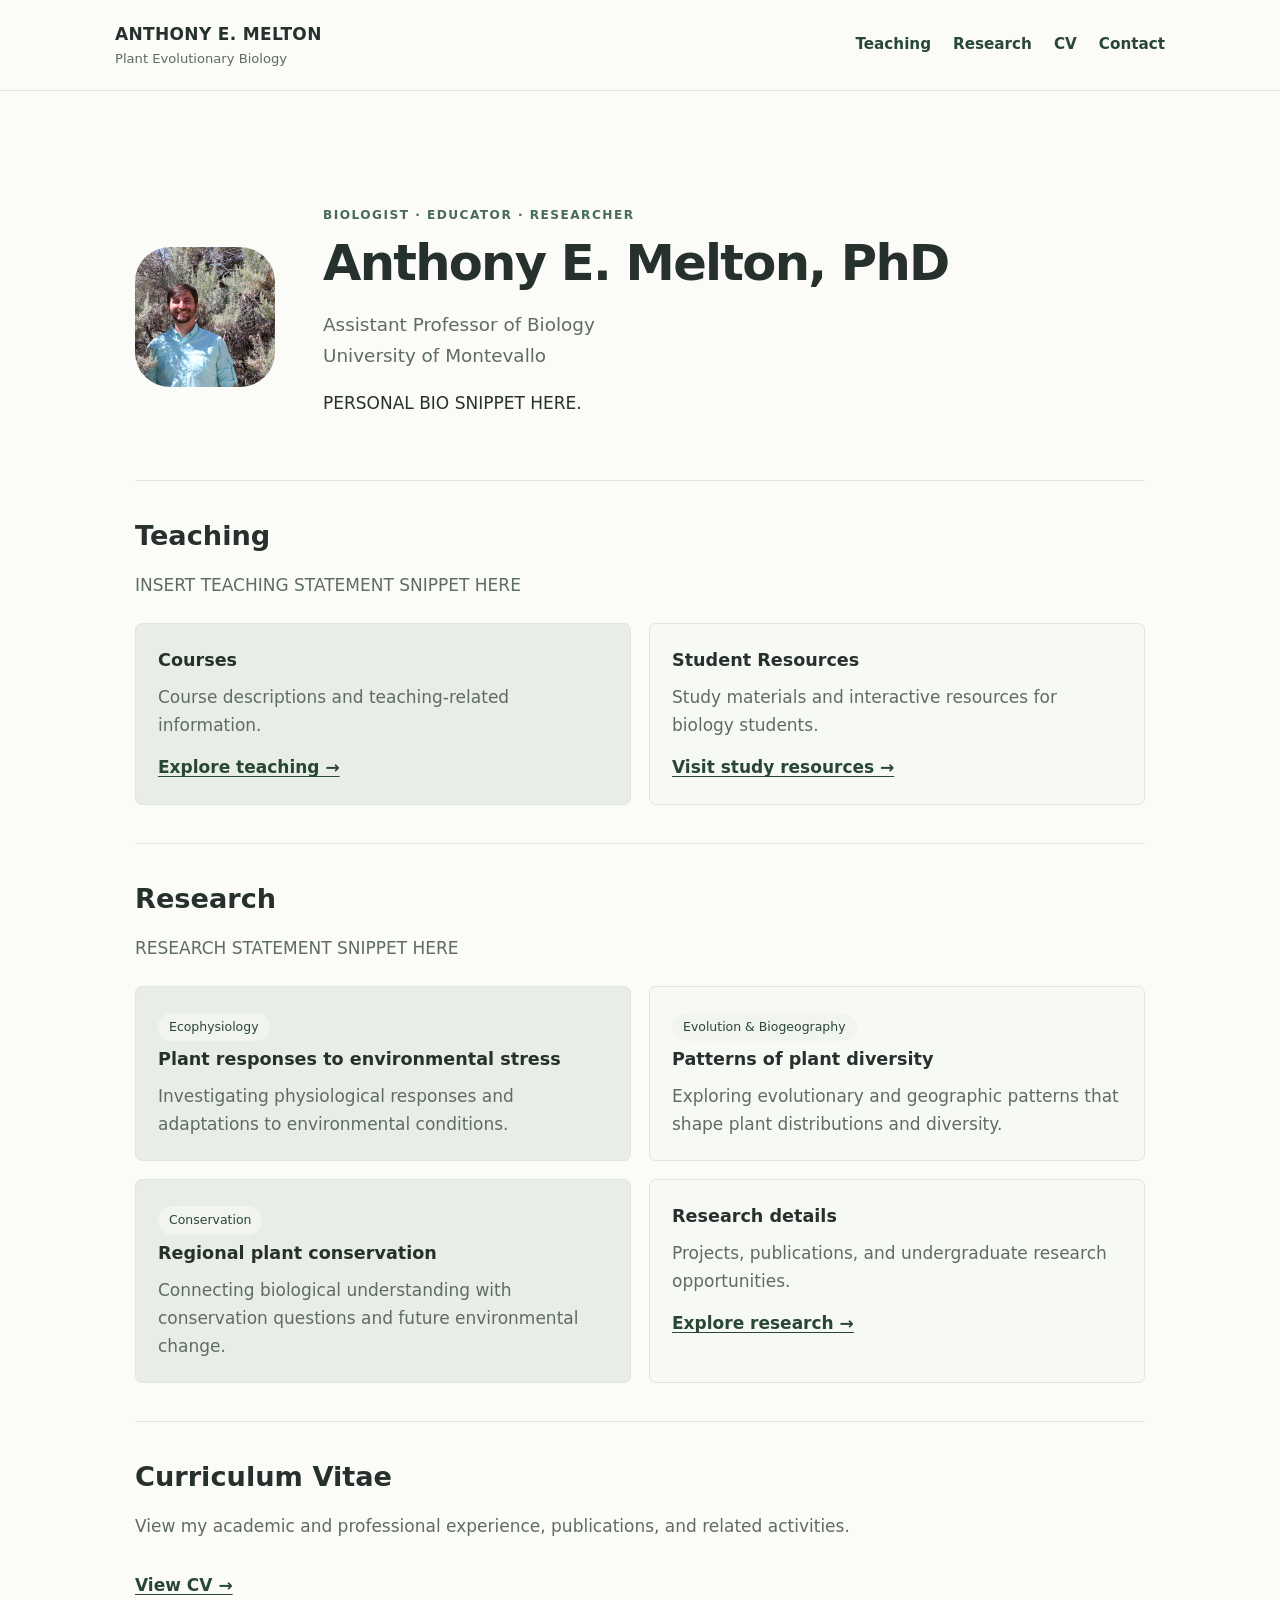
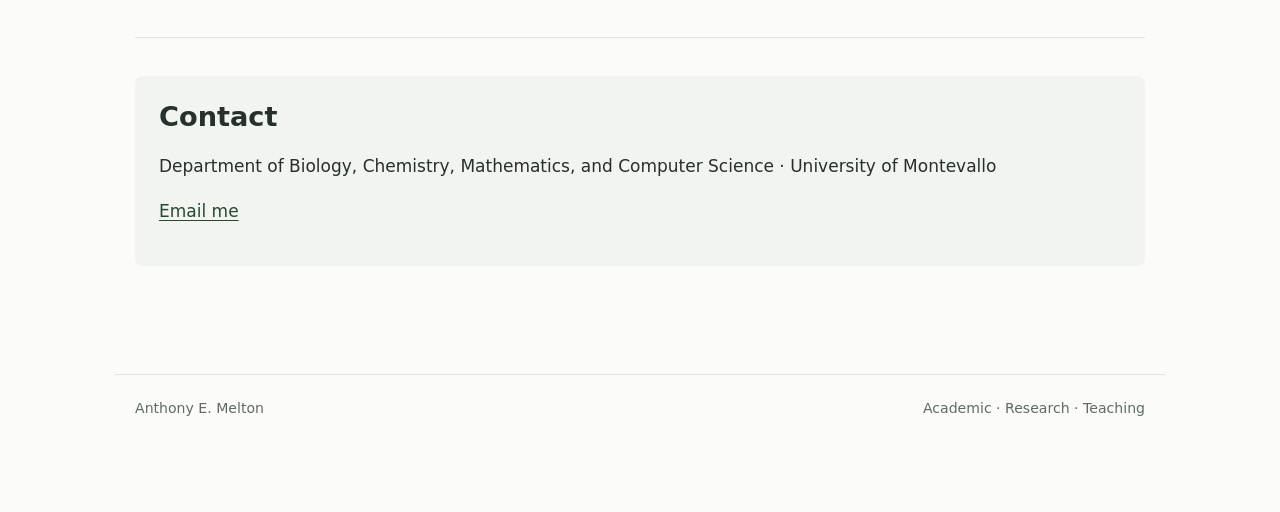
<file: index.html>
<!doctype html>
<html lang="en">
<head>
  <meta charset="utf-8">
  <meta name="viewport" content="width=device-width, initial-scale=1">
  <title>Anthony E. Melton | Biology</title>
  <link rel="stylesheet" href="css/styles.css">
</head>
<body>
  <header class="site-header"><div class="header-inner">
    <a class="brand" href="index.html">ANTHONY E. MELTON<small>Plant Evolutionary Biology</small></a>
    <nav aria-label="Main navigation">
      <a href="teaching/index.html">Teaching</a><a href="research/index.html">Research</a><a href="cv/index.html">CV</a><a href="#contact">Contact</a>
    </nav>
  </div></header>
  <main>
    <main>
  <section class="hero">
    <img
      src="images/profile.jpg"
      alt="Portrait of me"
      class="profile-photo"
    >

    <div>
      <span class="eyebrow">Biologist · Educator · Researcher</span>

      <h1>Anthony E. Melton, PhD</h1>

      <p class="lead">
        Assistant Professor of Biology<br>
        University of Montevallo
      </p>

      <p>
        PERSONAL BIO SNIPPET HERE.
      </p>
    </div>
  </section>
    <section class="section" id="teaching">
      <h2>Teaching</h2>
      <p class="section-intro">INSERT TEACHING STATEMENT SNIPPET HERE</p>
      <div class="cards">
        <article class="card"><h3>Courses</h3><p>Course descriptions and teaching-related information.</p><a class="card-link" href="teaching/index.html">Explore teaching →</a></article>
        <article class="card"><h3>Student Resources</h3><p>Study materials and interactive resources for biology students.</p><a class="card-link" href="study-resources/index.html">Visit study resources →</a></article>
      </div>
    </section>
    <section class="section" id="research">
      <h2>Research</h2>
      <p class="section-intro">RESEARCH STATEMENT SNIPPET HERE</p>
      <div class="cards">
        <article class="card"><span class="pill">Ecophysiology</span><h3>Plant responses to environmental stress</h3><p>Investigating physiological responses and adaptations to environmental conditions.</p></article>
        <article class="card"><span class="pill">Evolution &amp; Biogeography</span><h3>Patterns of plant diversity</h3><p>Exploring evolutionary and geographic patterns that shape plant distributions and diversity.</p></article>
        <article class="card"><span class="pill">Conservation</span><h3>Regional plant conservation</h3><p>Connecting biological understanding with conservation questions and future environmental change.</p></article>
        <article class="card"><h3>Research details</h3><p>Projects, publications, and undergraduate research opportunities.</p><a class="card-link" href="research/index.html">Explore research →</a></article>
      </div>
    </section>
    <section class="section" id="cv">
      <h2>Curriculum Vitae</h2><p class="section-intro">View my academic and professional experience, publications, and related activities.</p>
      <a class="card-link" href="cv/index.html">View CV →</a>
    </section>
    <section class="section" id="contact">
      <div class="contact-panel"><h2>Contact</h2><p>Department of Biology, Chemistry, Mathematics, and Computer Science · University of Montevallo</p><p><a href="mailto:amelton@montevallo.edu?subject=Website%20Inquiry">
 			 Email me
			</a></p></div>
    </section>
  </main>
  <footer class="site-footer"><div class="footer-inner"><span>Anthony E. Melton</span><span>Academic · Research · Teaching</span></div></footer>
</body>
</html>
</file>
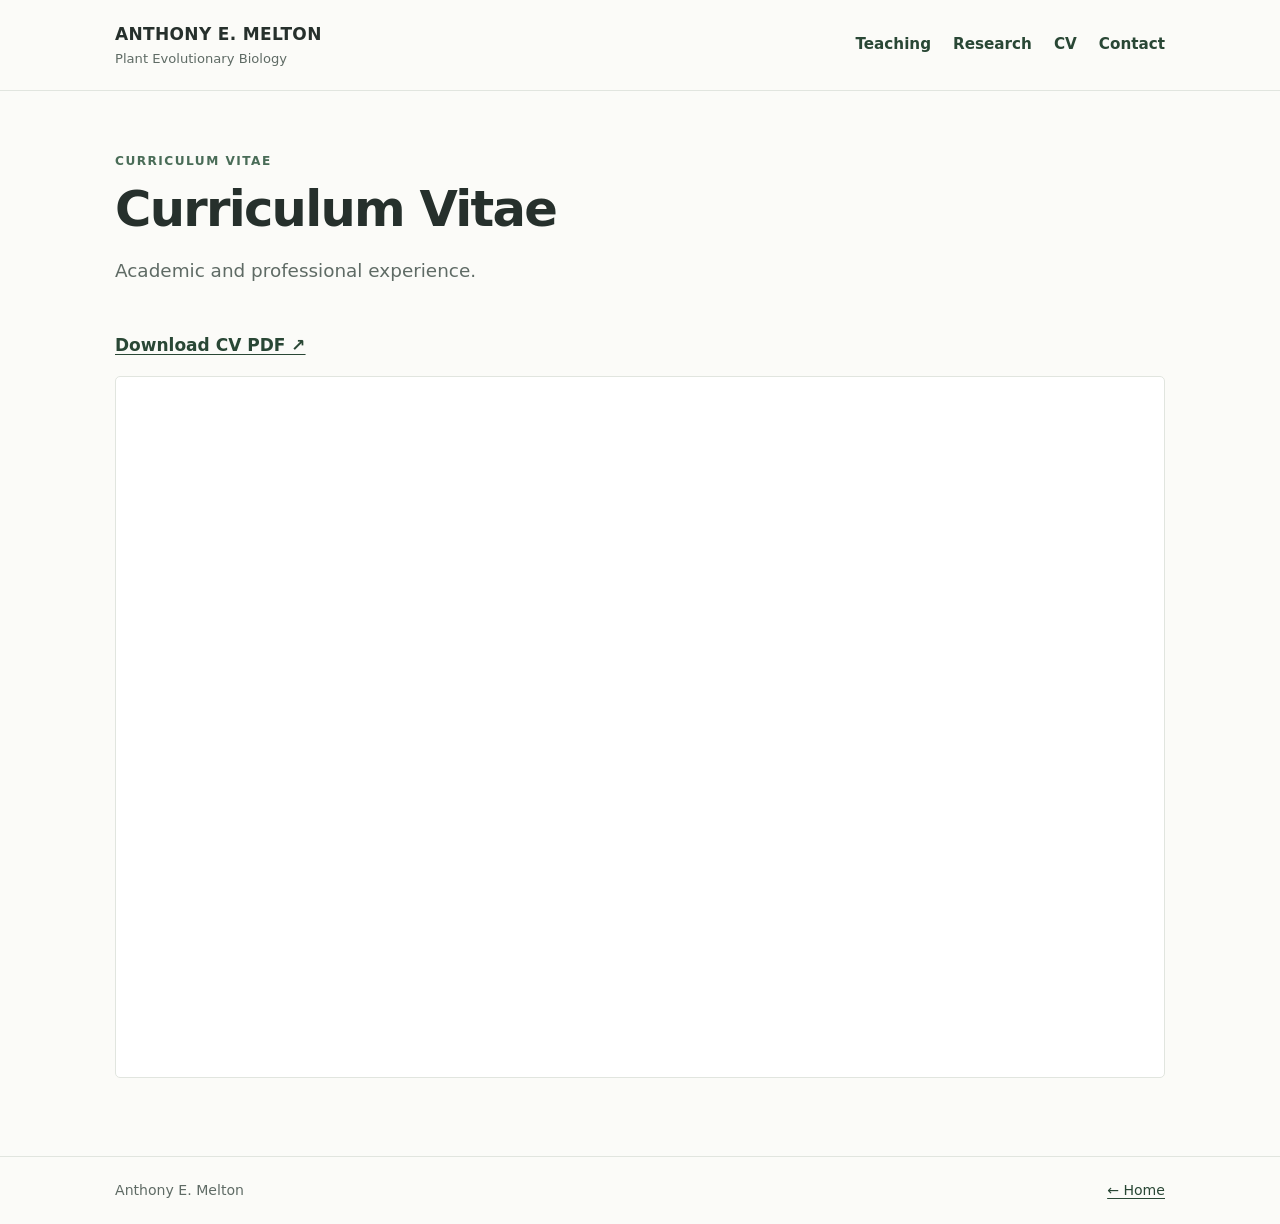
<file: cv/index.html>
<!doctype html>
<html lang="en"><head><meta charset="utf-8"><meta name="viewport" content="width=device-width, initial-scale=1"><title>CV | Anthony E. Melton</title><link rel="stylesheet" href="../css/styles.css"></head>
<body><header class="site-header"><div class="header-inner"><a class="brand" href="../index.html">ANTHONY E. MELTON<small>Plant Evolutionary Biology</small></a><nav aria-label="Main navigation"><a href="../teaching/index.html">Teaching</a><a href="../research/index.html">Research</a><a href="index.html">CV</a><a href="../index.html#contact">Contact</a></nav></div></header>
<main><div class="page-title"><span class="eyebrow">Curriculum Vitae</span><h1>Curriculum Vitae</h1><p class="lead">Academic and professional experience.</p></div>
<p><a class="card-link" href="Melton_CV.pdf" target="_blank" rel="noopener">Download CV PDF ↗</a></p>
<iframe class="cv-frame" src="Melton_CV.pdf" title="Curriculum Vitae PDF viewer">Your browser does not support embedded PDF viewing. <a href="Melton_CV.pdf">Download the PDF.</a></iframe>
</main><footer class="site-footer"><div class="footer-inner"><span>Anthony E. Melton</span><a href="../index.html">← Home</a></div></footer></body></html>
</file>
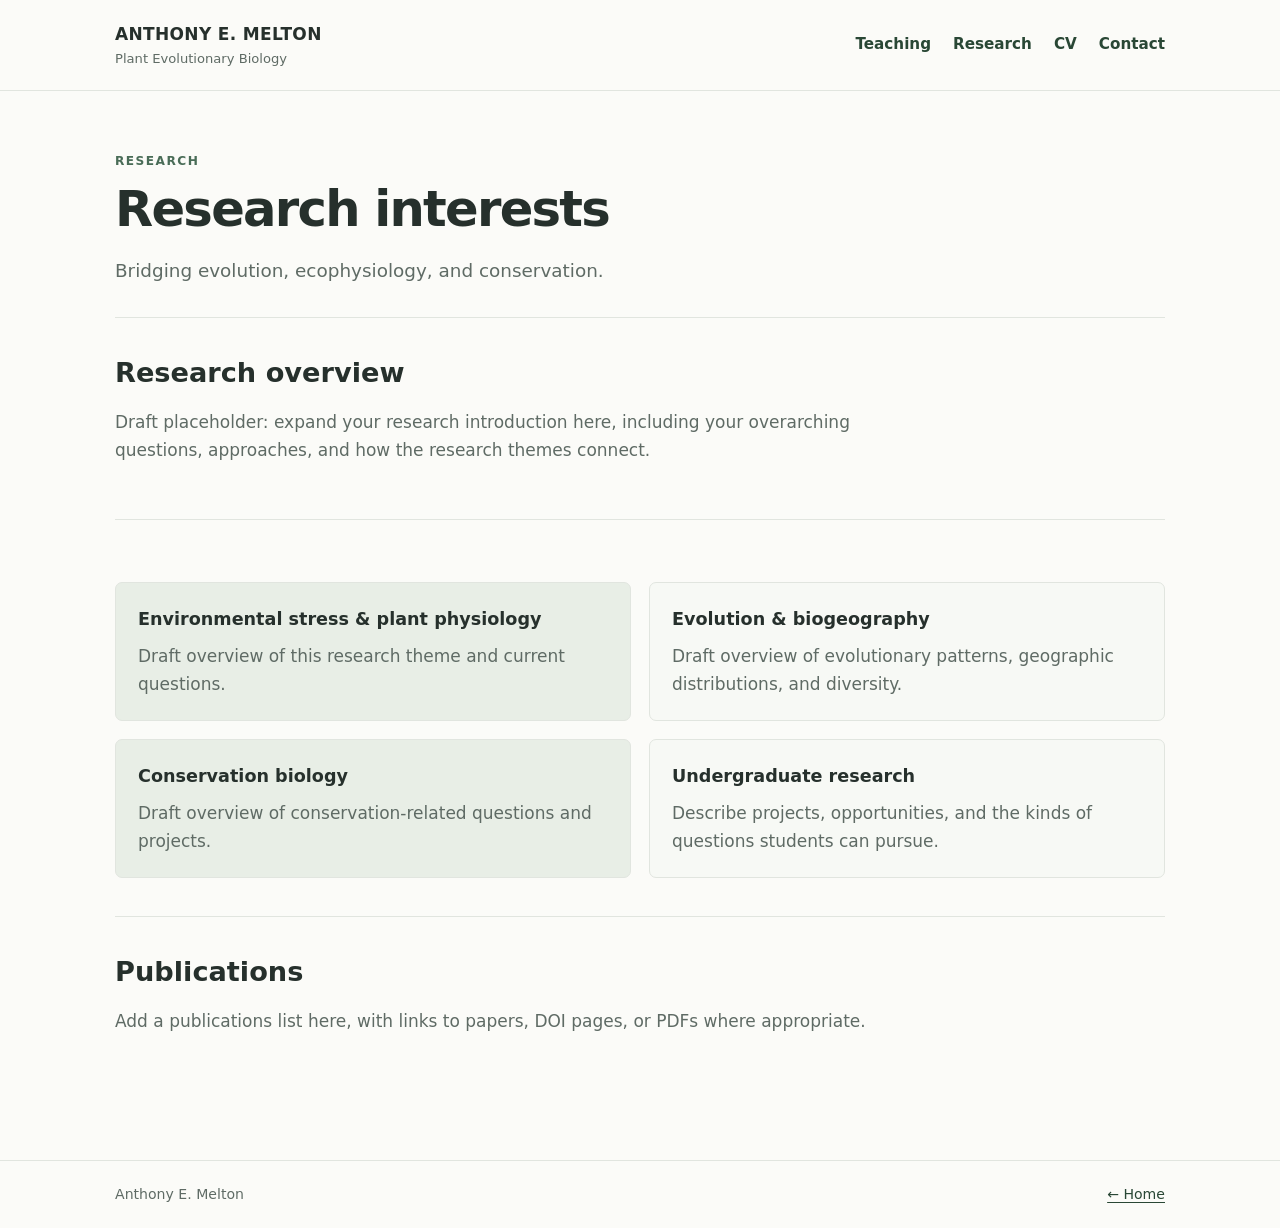
<file: research/index.html>
<!doctype html>
<html lang="en"><head><meta charset="utf-8"><meta name="viewport" content="width=device-width, initial-scale=1"><title>Research | Anthony E. Melton</title><link rel="stylesheet" href="../css/styles.css"></head>
<body><header class="site-header"><div class="header-inner"><a class="brand" href="../index.html">ANTHONY E. MELTON<small>Plant Evolutionary Biology</small></a><nav aria-label="Main navigation"><a href="../teaching/index.html">Teaching</a><a href="index.html">Research</a><a href="../cv/index.html">CV</a><a href="../index.html#contact">Contact</a></nav></div></header>
<main><div class="page-title"><span class="eyebrow">Research</span><h1>Research interests</h1><p class="lead">Bridging evolution, ecophysiology, and conservation.</p></div>
<section class="section"><h2>Research overview</h2><p class="section-intro">Draft placeholder: expand your research introduction here, including your overarching questions, approaches, and how the research themes connect.</p></section>
<section class="section"><div class="cards"><article class="card"><h3>Environmental stress &amp; plant physiology</h3><p>Draft overview of this research theme and current questions.</p></article><article class="card"><h3>Evolution &amp; biogeography</h3><p>Draft overview of evolutionary patterns, geographic distributions, and diversity.</p></article><article class="card"><h3>Conservation biology</h3><p>Draft overview of conservation-related questions and projects.</p></article><article class="card"><h3>Undergraduate research</h3><p>Describe projects, opportunities, and the kinds of questions students can pursue.</p></article></div></section>
<section class="section"><h2>Publications</h2><p class="section-intro">Add a publications list here, with links to papers, DOI pages, or PDFs where appropriate.</p></section></main>
<footer class="site-footer"><div class="footer-inner"><span>Anthony E. Melton</span><a href="../index.html">← Home</a></div></footer></body></html>
</file>
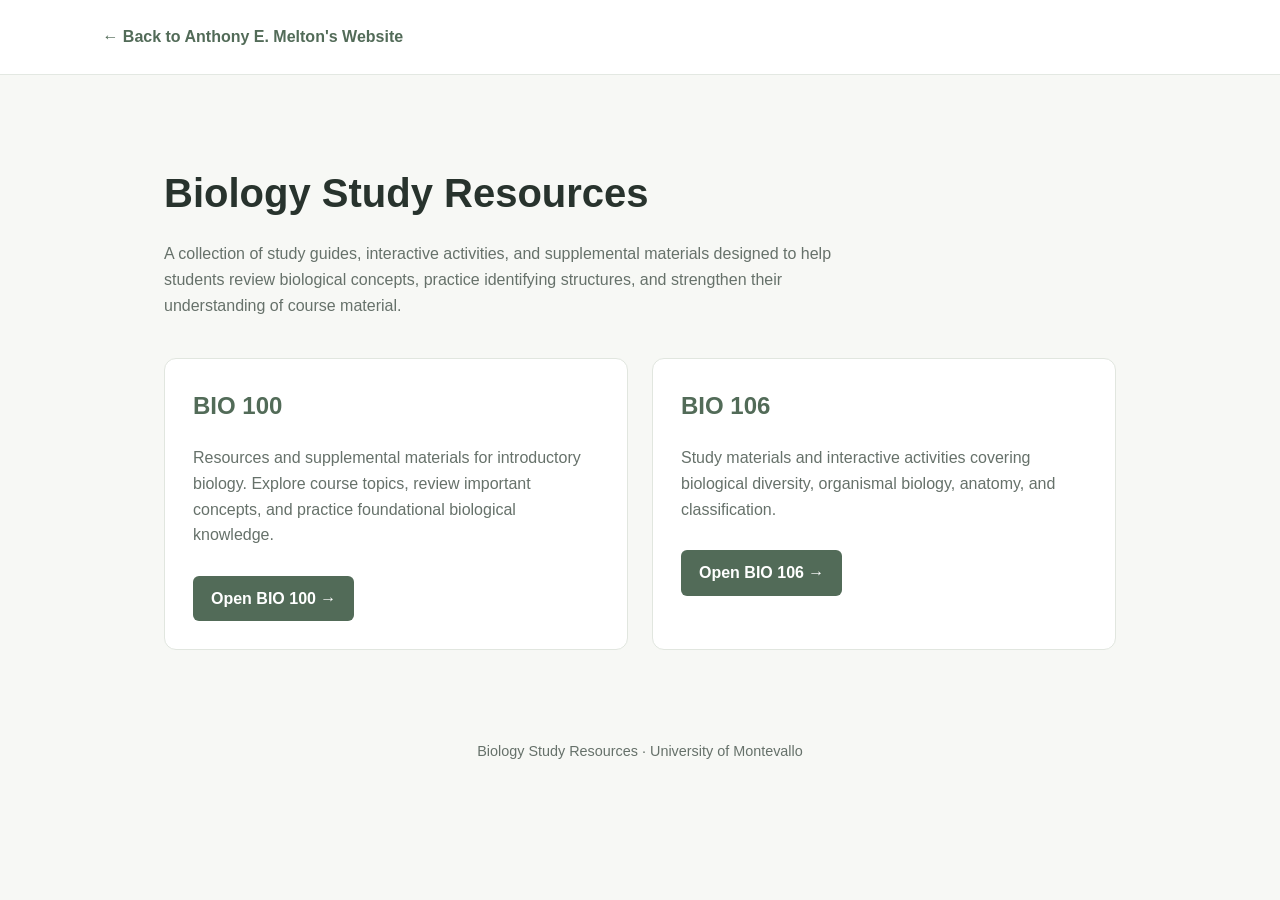
<file: study-resources/index.html>
<!DOCTYPE html>
<html lang="en">
<head>
  <meta charset="UTF-8">
  <meta name="viewport" content="width=device-width, initial-scale=1.0">
  <title>Biology Study Resources | Anthony E. Melton</title>
  <style>
    :root {
      --green: #526b58;
      --dark: #28332d;
      --muted: #66716a;
      --background: #f7f8f5;
      --white: #ffffff;
    }
    * { box-sizing: border-box; }
    body {
      margin: 0;
      font-family: Arial, Helvetica, sans-serif;
      background: var(--background);
      color: var(--dark);
      line-height: 1.6;
    }
    header {
      background: var(--white);
      padding: 24px 8%;
      border-bottom: 1px solid #e3e8e2;
    }
    header a {
      color: var(--green);
      text-decoration: none;
      font-weight: bold;
    }
    main {
      max-width: 1000px;
      margin: auto;
      padding: 60px 24px;
    }
    h1 { font-size: 2.5rem; margin-bottom: 12px; }
    .intro {
      color: var(--muted);
      max-width: 700px;
      margin-bottom: 40px;
    }
    .course-grid {
      display: grid;
      grid-template-columns: repeat(auto-fit, minmax(260px, 1fr));
      gap: 24px;
    }
    .course-card {
      background: var(--white);
      border: 1px solid #e1e6df;
      border-radius: 12px;
      padding: 28px;
      transition: transform 0.2s, box-shadow 0.2s;
    }
    .course-card:hover {
      transform: translateY(-3px);
      box-shadow: 0 6px 20px rgba(0, 0, 0, 0.06);
    }
    .course-card h2 { color: var(--green); margin-top: 0; }
    .course-card p { color: var(--muted); }
    .button {
      display: inline-block;
      margin-top: 12px;
      padding: 10px 18px;
      border-radius: 6px;
      background: var(--green);
      color: white;
      text-decoration: none;
      font-weight: bold;
    }
    footer {
      text-align: center;
      padding: 30px;
      color: var(--muted);
      font-size: 0.9rem;
    }
  </style>
</head>
<body>
  <header>
    <a href="../index.html">← Back to Anthony E. Melton's Website</a>
  </header>
  <main>
    <h1>Biology Study Resources</h1>
    <p class="intro">
      A collection of study guides, interactive activities, and supplemental
      materials designed to help students review biological concepts,
      practice identifying structures, and strengthen their understanding
      of course material.
    </p>
    <div class="course-grid">
      <section class="course-card">
        <h2>BIO 100</h2>
        <p>
          Resources and supplemental materials for introductory biology.
          Explore course topics, review important concepts, and practice
          foundational biological knowledge.
        </p>
        <a class="button" href="bio100/index.html">Open BIO 100 →</a>
      </section>
      <section class="course-card">
        <h2>BIO 106</h2>
        <p>
          Study materials and interactive activities covering biological
          diversity, organismal biology, anatomy, and classification.
        </p>
        <a class="button" href="bio106/index.html">Open BIO 106 →</a>
      </section>
    </div>
  </main>
  <footer>Biology Study Resources · University of Montevallo</footer>
</body>
</html>
</file>
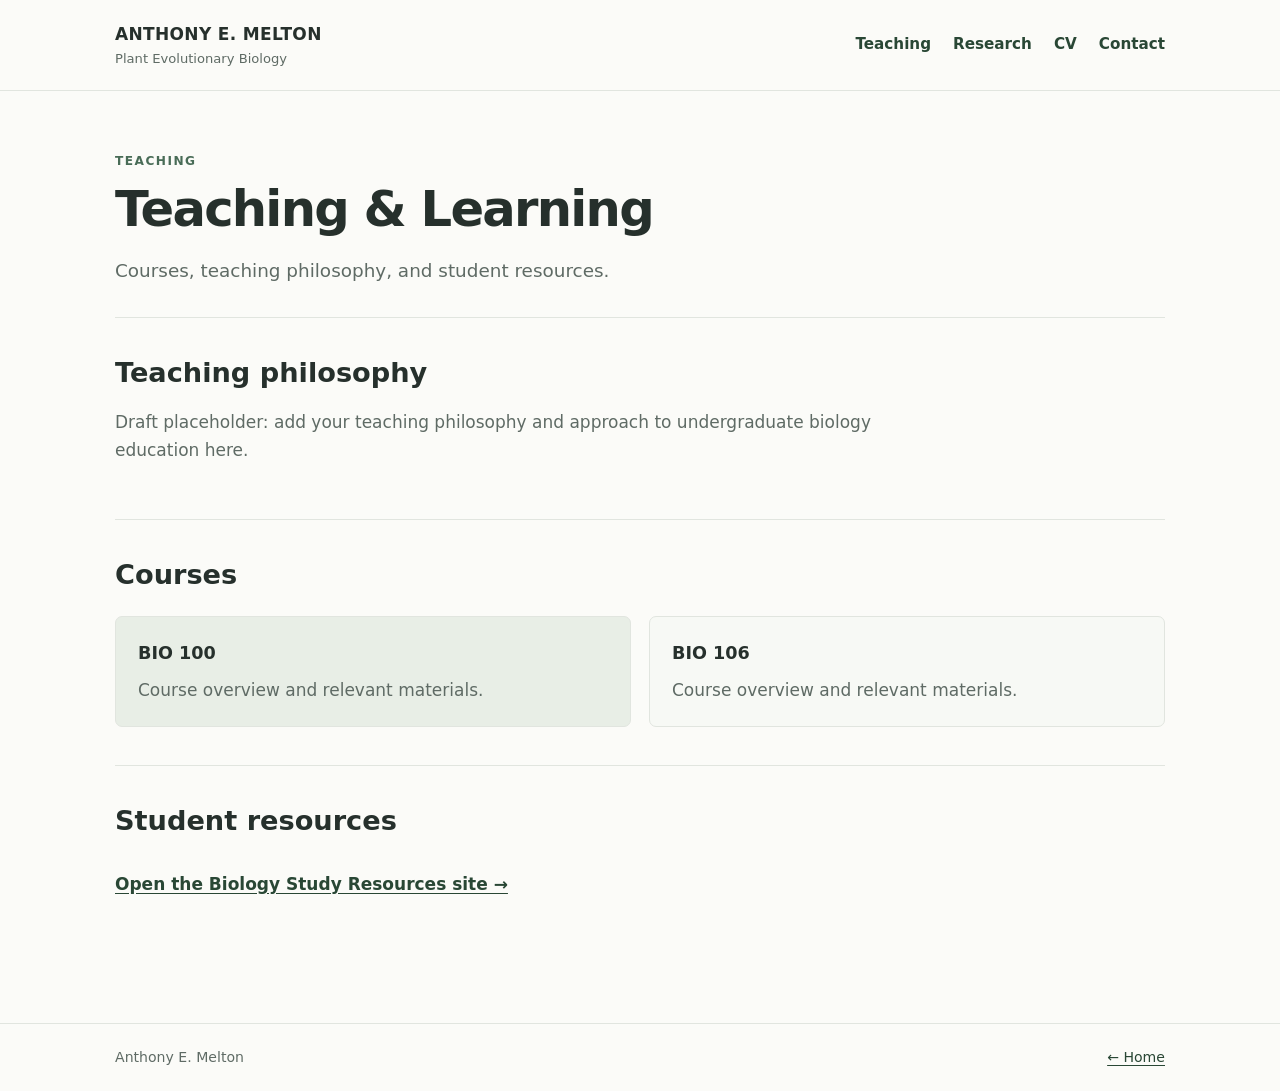
<file: teaching/index.html>
<!doctype html>
<html lang="en"><head><meta charset="utf-8"><meta name="viewport" content="width=device-width, initial-scale=1"><title>Teaching | Anthony E. Melton</title><link rel="stylesheet" href="../css/styles.css"></head>
<body><header class="site-header"><div class="header-inner"><a class="brand" href="../index.html">ANTHONY E. MELTON<small>Plant Evolutionary Biology</small></a><nav aria-label="Main navigation"><a href="index.html">Teaching</a><a href="../research/index.html">Research</a><a href="../cv/index.html">CV</a><a href="../index.html#contact">Contact</a></nav></div></header>
<main><div class="page-title"><span class="eyebrow">Teaching</span><h1>Teaching &amp; Learning</h1><p class="lead">Courses, teaching philosophy, and student resources.</p></div>
<section class="section"><h2>Teaching philosophy</h2><p class="section-intro">Draft placeholder: add your teaching philosophy and approach to undergraduate biology education here.</section>
<section class="section"><h2>Courses</h2><div class="cards"><article class="card"><h3>BIO 100</h3><p>Course overview and relevant materials.</p></article><article class="card"><h3>BIO 106</h3><p>Course overview and relevant materials.</p></article></div></section>
<section class="section"><h2>Student resources</h2><p><a class="card-link" href="https://aemelton.github.io/Study_Resources/">Open the Biology Study Resources site →</a></p></section></main>
<footer class="site-footer"><div class="footer-inner"><span>Anthony E. Melton</span><a href="../index.html">← Home</a></div></footer></body></html>
</file>
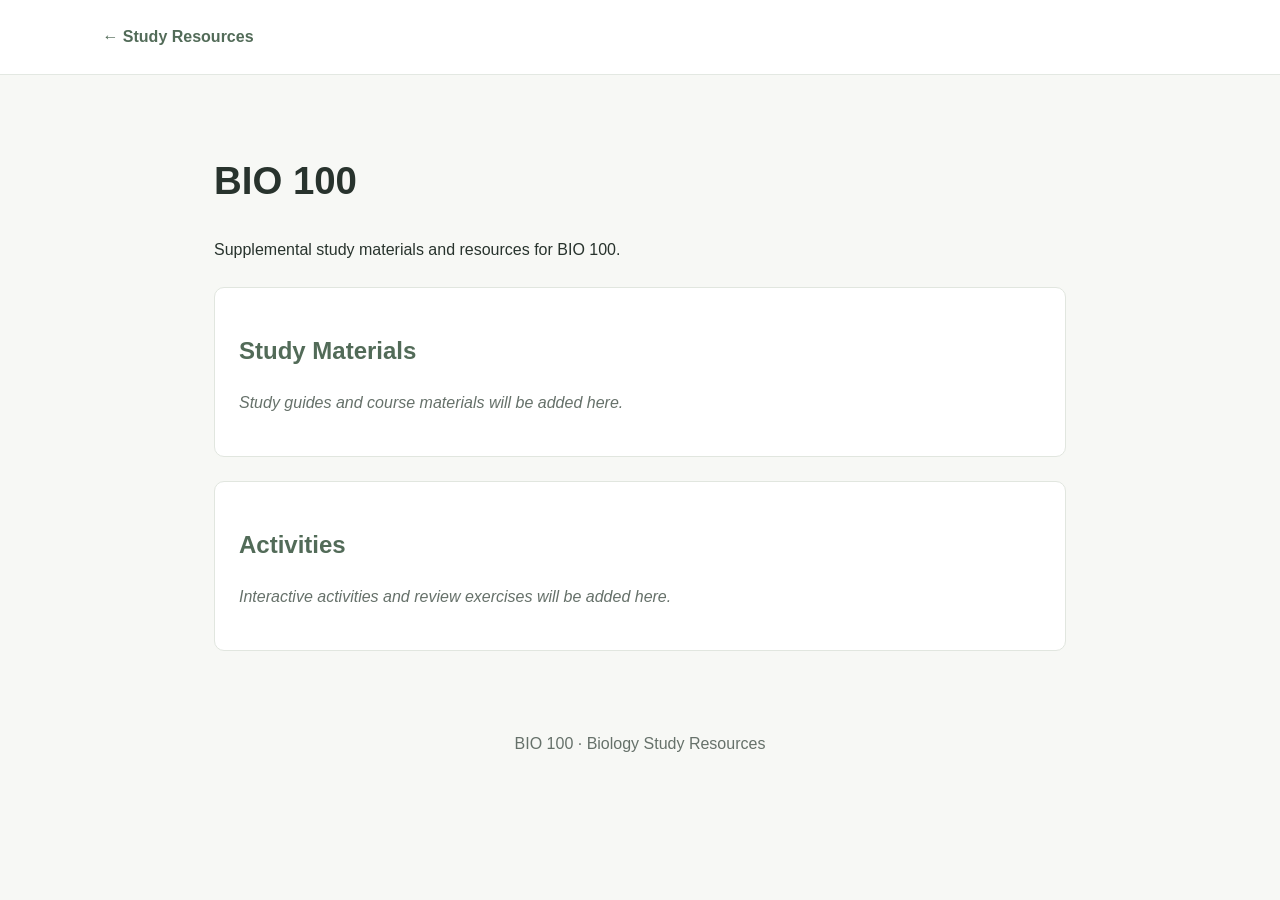
<file: study-resources/bio100/index.html>
<!DOCTYPE html>
<html lang="en">
<head>
  <meta charset="UTF-8">
  <meta name="viewport" content="width=device-width, initial-scale=1.0">
  <title>BIO 100 | Study Resources</title>
  <style>
    * { box-sizing: border-box; }
    body {
      margin: 0;
      font-family: Arial, Helvetica, sans-serif;
      background: #f7f8f5;
      color: #28332d;
      line-height: 1.6;
    }
    header {
      background: white;
      padding: 24px 8%;
      border-bottom: 1px solid #e3e8e2;
    }
    header a {
      color: #526b58;
      text-decoration: none;
      font-weight: bold;
    }
    main {
      max-width: 900px;
      margin: auto;
      padding: 50px 24px;
    }
    h1 { font-size: 2.4rem; }
    h2 { color: #526b58; }
    .section {
      background: white;
      border: 1px solid #e1e6df;
      border-radius: 10px;
      padding: 24px;
      margin-top: 24px;
    }
    .placeholder { color: #66716a; font-style: italic; }
    footer {
      text-align: center;
      padding: 30px;
      color: #66716a;
    }
  </style>
</head>
<body>
  <header><a href="../index.html">← Study Resources</a></header>
  <main>
    <h1>BIO 100</h1>
    <p>Supplemental study materials and resources for BIO 100.</p>
    <section class="section">
      <h2>Study Materials</h2>
      <p class="placeholder">Study guides and course materials will be added here.</p>
    </section>
    <section class="section">
      <h2>Activities</h2>
      <p class="placeholder">Interactive activities and review exercises will be added here.</p>
    </section>
  </main>
  <footer>BIO 100 · Biology Study Resources</footer>
</body>
</html>
</file>
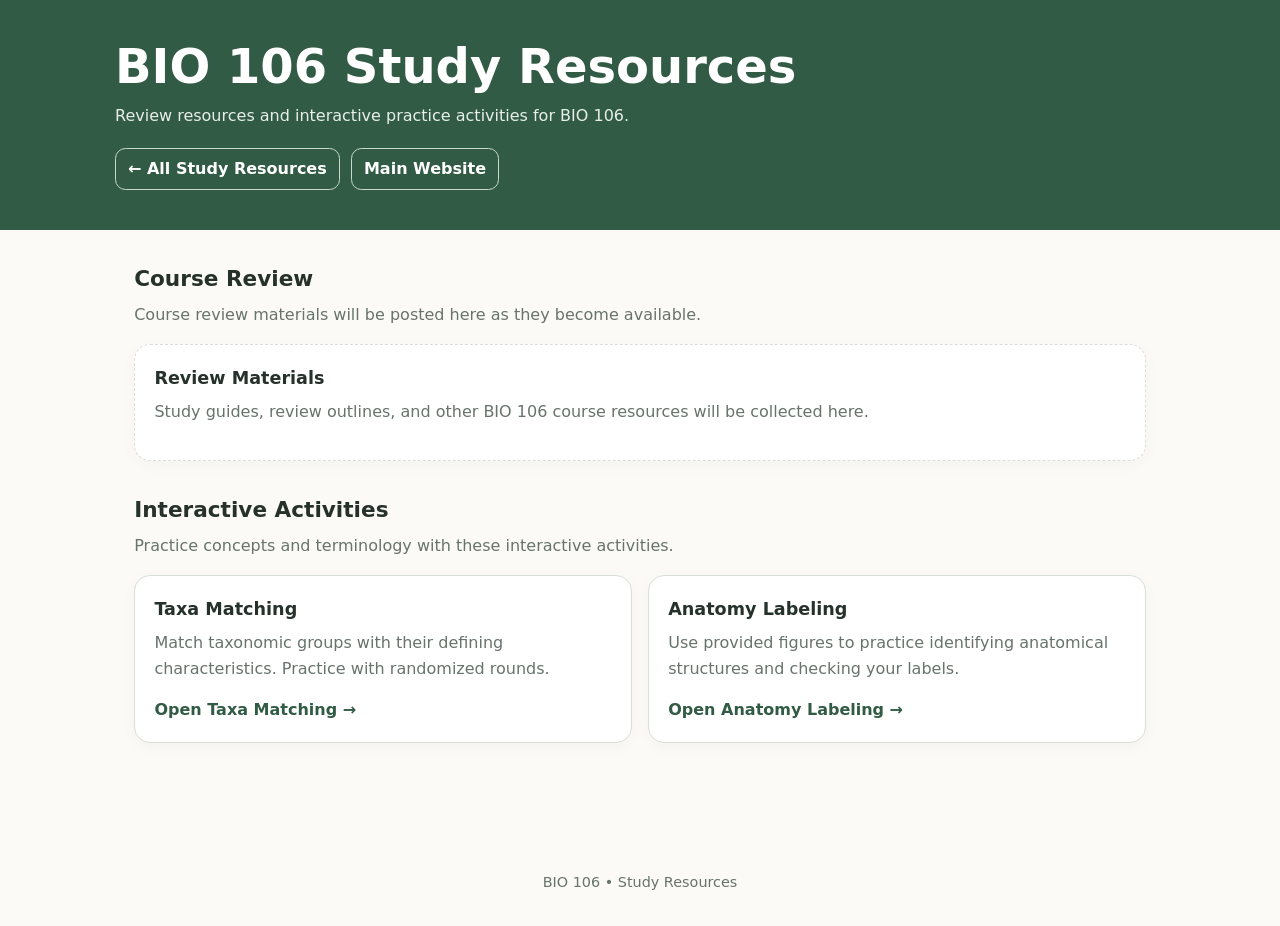
<file: study-resources/bio106/index.html>
<!doctype html>
<html lang="en">
<head>
  <meta charset="utf-8">
  <meta name="viewport" content="width=device-width, initial-scale=1">
  <title>BIO 106 | Study Resources</title>
  <style>
    :root {
      --ink: #25312a;
      --muted: #68736c;
      --paper: #fbfaf6;
      --card: #ffffff;
      --line: #d8ded8;
      --green: #315b45;
      --sage: #e8efe9;
    }
    * { box-sizing: border-box; }
    body {
      margin: 0;
      background: var(--paper);
      color: var(--ink);
      font: 16px/1.6 system-ui, -apple-system, BlinkMacSystemFont, "Segoe UI", sans-serif;
    }
    header {
      background: var(--green);
      color: white;
      padding: 2.5rem max(1.2rem, calc((100% - 1050px) / 2));
    }
    header h1 { margin: 0; font-size: clamp(2rem, 5vw, 3rem); line-height: 1.1; }
    header p { margin: .65rem 0 0; max-width: 720px; color: #e8efe9; }
    .navlinks { display: flex; gap: .7rem; flex-wrap: wrap; margin-top: 1.2rem; }
    .navlinks a {
      color: white; text-decoration: none; border: 1px solid #c8d8cc;
      border-radius: .65rem; padding: .45rem .75rem; font-weight: 650;
    }
    .navlinks a:hover { background: #426c54; }
    main { max-width: 1050px; margin: 2rem auto; padding: 0 1.2rem 3rem; }
    section { margin: 2rem 0; }
    h2 { font-size: 1.35rem; margin: 0 0 .35rem; }
    .intro { color: var(--muted); margin: 0 0 1rem; }
    .grid { display: grid; grid-template-columns: repeat(auto-fit, minmax(240px, 1fr)); gap: 1rem; }
    .card {
      background: var(--card); border: 1px solid var(--line); border-radius: 1rem;
      padding: 1.2rem; box-shadow: 0 4px 16px #0f172a08;
    }
    .card h3 { margin: 0 0 .45rem; font-size: 1.1rem; }
    .card p { margin: 0 0 1rem; color: var(--muted); }
    .card a { color: var(--green); font-weight: 700; text-decoration: none; }
    .card a:hover { text-decoration: underline; }
    .placeholder { border-style: dashed; }
    footer { color: var(--muted); font-size: .9rem; text-align: center; padding: 1rem 1.2rem 2rem; }
  </style>
</head>
<body>
  <header>
    <h1>BIO 106 Study Resources</h1>
    <p>Review resources and interactive practice activities for BIO 106.</p>
    <nav class="navlinks" aria-label="Site navigation">
      <a href="../index.html">← All Study Resources</a>
      <a href="../../index.html">Main Website</a>
    </nav>
  </header>

  <main>
    <section aria-labelledby="review-heading">
      <h2 id="review-heading">Course Review</h2>
      <p class="intro">Course review materials will be posted here as they become available.</p>
      <div class="grid">
        <article class="card placeholder">
          <h3>Review Materials</h3>
          <p>Study guides, review outlines, and other BIO 106 course resources will be collected here.</p>
        </article>
      </div>
    </section>

    <section aria-labelledby="activities-heading">
      <h2 id="activities-heading">Interactive Activities</h2>
      <p class="intro">Practice concepts and terminology with these interactive activities.</p>
      <div class="grid">
        <article class="card">
          <h3>Taxa Matching</h3>
          <p>Match taxonomic groups with their defining characteristics. Practice with randomized rounds.</p>
          <a href="activities/taxa_matching.html">Open Taxa Matching →</a>
        </article>
        <article class="card">
          <h3>Anatomy Labeling</h3>
          <p>Use provided figures to practice identifying anatomical structures and checking your labels.</p>
          <a href="activities/anatomy/index.html">Open Anatomy Labeling →</a>
        </article>
      </div>
    </section>
  </main>
  <footer>BIO 106 • Study Resources</footer>
</body>
</html>
</file>
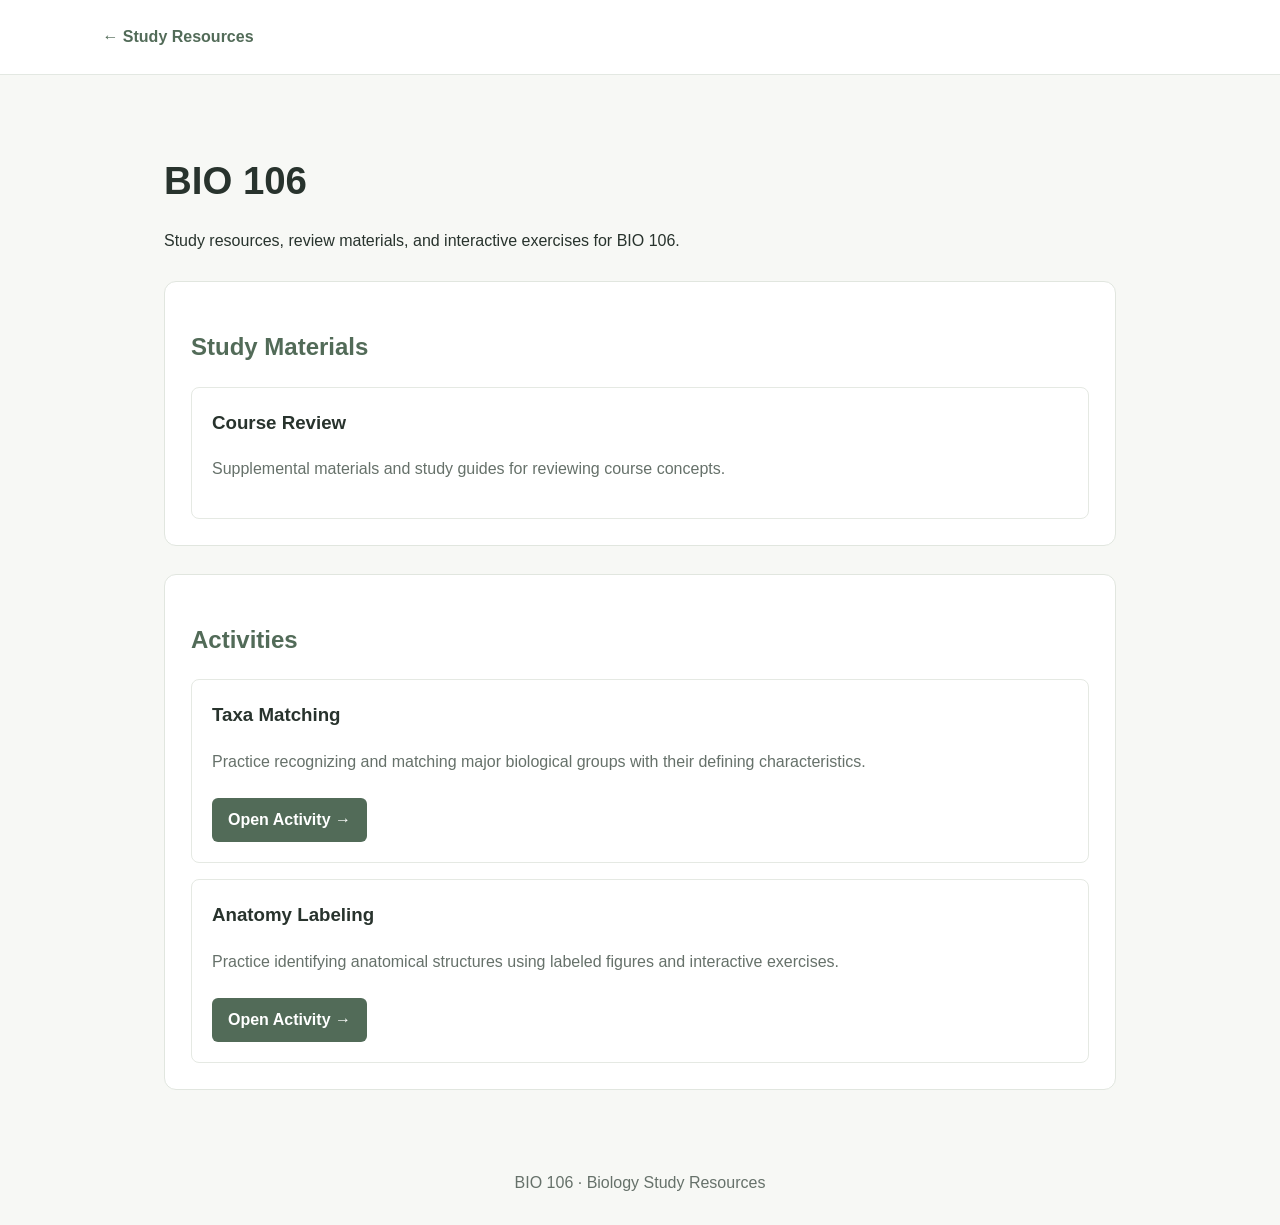
<file: teaching/study-resources/bio106/index.html>
<!DOCTYPE html>
<html lang="en">
<head>
  <meta charset="UTF-8">
  <meta name="viewport" content="width=device-width, initial-scale=1.0">
  <title>BIO 106 | Study Resources</title>
  <style>
    * { box-sizing: border-box; }
    body {
      margin: 0;
      font-family: Arial, Helvetica, sans-serif;
      background: #f7f8f5;
      color: #28332d;
      line-height: 1.6;
    }
    header {
      background: white;
      padding: 24px 8%;
      border-bottom: 1px solid #e3e8e2;
    }
    header a {
      color: #526b58;
      text-decoration: none;
      font-weight: bold;
    }
    main {
      max-width: 1000px;
      margin: auto;
      padding: 50px 24px;
    }
    h1 { font-size: 2.4rem; margin-bottom: 10px; }
    h2 { color: #526b58; }
    .section {
      background: white;
      border: 1px solid #e1e6df;
      border-radius: 12px;
      padding: 26px;
      margin-top: 28px;
    }
    .resource-list { display: grid; gap: 16px; }
    .resource-card {
      padding: 20px;
      border: 1px solid #e5e9e3;
      border-radius: 8px;
    }
    .resource-card h3 { margin-top: 0; }
    .resource-card p { color: #66716a; }
    .button {
      display: inline-block;
      margin-top: 8px;
      padding: 9px 16px;
      background: #526b58;
      color: white;
      text-decoration: none;
      border-radius: 6px;
      font-weight: bold;
    }
    footer {
      text-align: center;
      padding: 30px;
      color: #66716a;
    }
  </style>
</head>
<body>
  <header><a href="../index.html">← Study Resources</a></header>
  <main>
    <h1>BIO 106</h1>
    <p>Study resources, review materials, and interactive exercises for BIO 106.</p>
    <section class="section">
      <h2>Study Materials</h2>
      <div class="resource-card">
        <h3>Course Review</h3>
        <p>Supplemental materials and study guides for reviewing course concepts.</p>
      </div>
    </section>
    <section class="section">
      <h2>Activities</h2>
      <div class="resource-list">
        <div class="resource-card">
          <h3>Taxa Matching</h3>
          <p>
            Practice recognizing and matching major biological groups
            with their defining characteristics.
          </p>
          <a class="button" href="activities/taxa_matching.html">Open Activity →</a>
        </div>
        <div class="resource-card">
          <h3>Anatomy Labeling</h3>
          <p>
            Practice identifying anatomical structures using
            labeled figures and interactive exercises.
          </p>
          <a class="button" href="activities/anatomy/index.html">Open Activity →</a>
        </div>
      </div>
    </section>
  </main>
  <footer>BIO 106 · Biology Study Resources</footer>
</body>
</html>
</file>
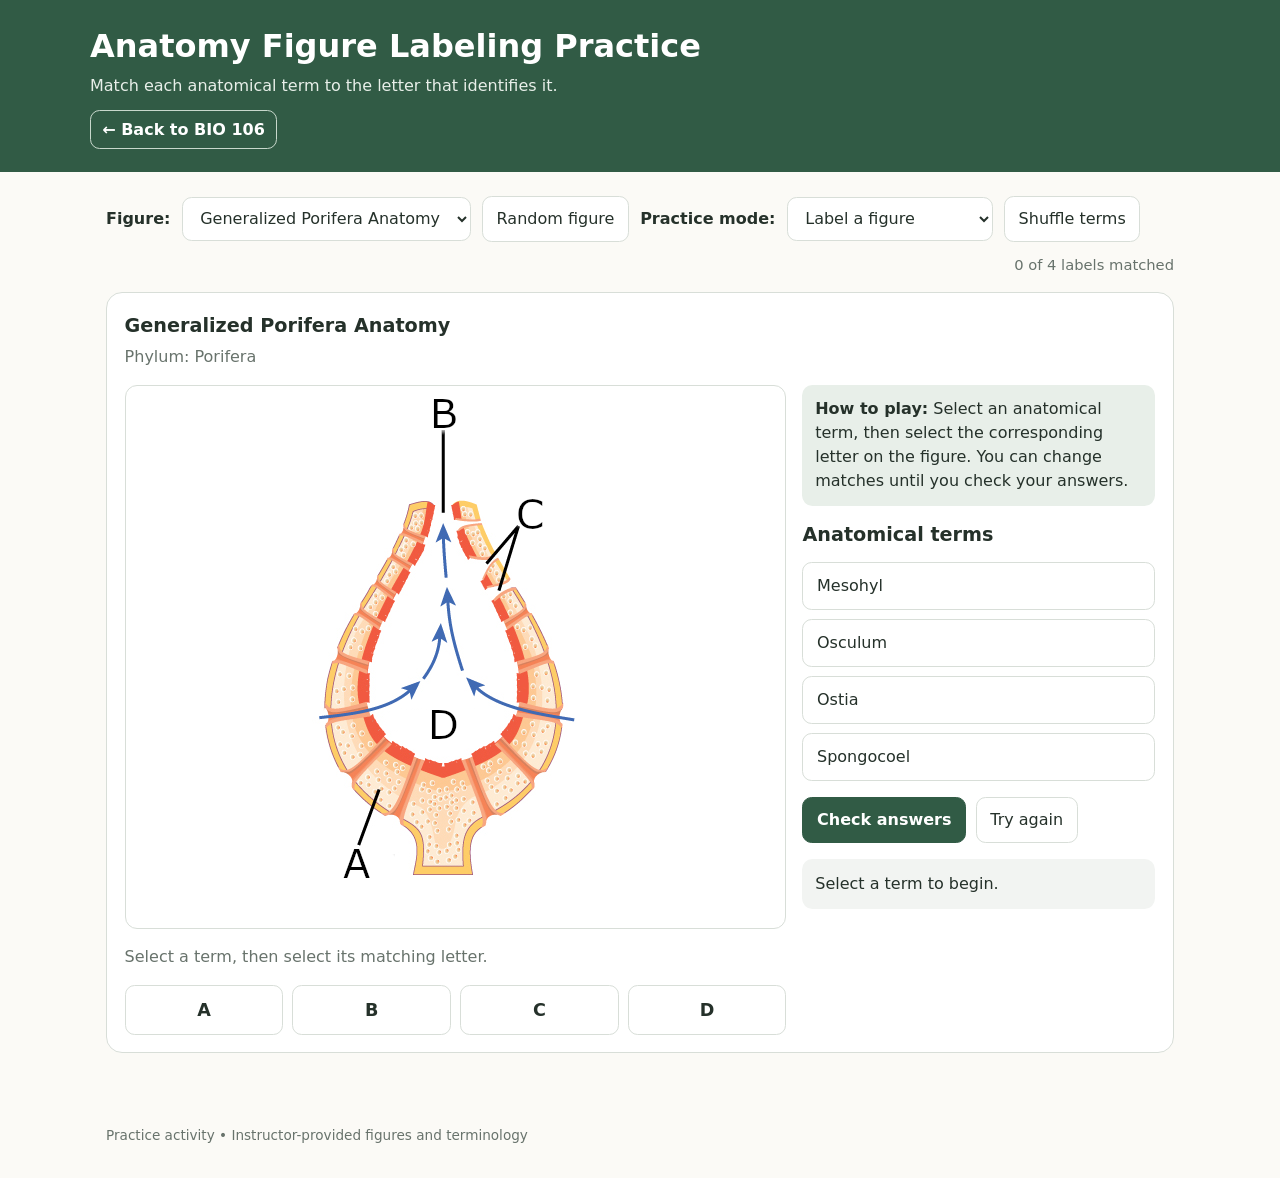
<file: study-resources/bio106/activities/anatomy/index.html>
<!doctype html>
<html lang="en">
<head>
<meta charset="utf-8"><meta name="viewport" content="width=device-width,initial-scale=1">
<title>Anatomy Figure Labeling Practice</title>
<style>
:root{--green:#315b45;--sage:#e8efe9;--paper:#fbfaf6;--ink:#25312a;--muted:#68736c;--line:#d8ded8;--good:#e5f3e8;--bad:#fae9e6}
*{box-sizing:border-box}body{margin:0;background:var(--paper);color:var(--ink);font:16px/1.5 system-ui,sans-serif}
header{background:var(--green);color:white;padding:1.4rem max(1rem,calc((100% - 1100px)/2))}header h1{margin:0;font-size:clamp(1.4rem,3vw,2rem)}header p{margin:.2rem 0 0;color:#e8efe9}.return-link{display:inline-block;margin-top:.8rem;padding:.4rem .7rem;border:1px solid #c8d8cc;border-radius:.6rem;color:white;text-decoration:none;font-weight:650}.return-link:hover{background:#426c54}
main{max-width:1100px;margin:1.5rem auto;padding:0 1rem 3rem}.toolbar{display:flex;gap:.7rem;align-items:center;flex-wrap:wrap;margin-bottom:1rem}
button,select{font:inherit;border:1px solid var(--line);border-radius:.6rem;padding:.65rem .85rem;background:white;color:var(--ink);cursor:pointer}
button:hover:not(:disabled){background:var(--sage);border-color:var(--green)}button:disabled{opacity:.65;cursor:not-allowed}
button:focus-visible,select:focus-visible{outline:3px solid #91b69b;outline-offset:2px}.primary{background:var(--green);color:white;border-color:var(--green);font-weight:650}
.status{margin-left:auto;color:var(--muted);font-size:.92rem}.panel{background:white;border:1px solid var(--line);border-radius:1rem;padding:1.1rem}
h2{font-size:1.2rem;margin:.1rem 0 .25rem}.sub,.small{color:var(--muted)}.sub{margin:.1rem 0 1rem}
.workspace{display:grid;grid-template-columns:minmax(0,1.5fr) minmax(260px,.8fr);gap:1rem;align-items:start}
.figure-wrap{border:1px solid var(--line);border-radius:.75rem;padding:.65rem;display:flex;justify-content:center;align-items:center;min-height:320px}
.figure-wrap img{max-width:100%;max-height:70vh;object-fit:contain}.letter-grid,.term-list{display:grid;gap:.55rem;margin-top:.8rem}
.letter-grid{grid-template-columns:repeat(4,minmax(0,1fr))}.letter-btn{font-size:1.1rem;font-weight:750;min-height:48px}
.term-btn{text-align:left;min-height:48px}.selected{background:#e5edf7!important;border:2px solid #54769d!important}.used{background:var(--sage)}
.correct{background:var(--good)!important;border-color:#6eaa7a!important}.incorrect{background:var(--bad)!important;border-color:#c77c70!important}
.phylum-choice{text-align:left;min-height:48px}.phylum-choice.selected{background:#e5edf7;border:2px solid #54769d}
.instructions,.feedback{padding:.8rem;border-radius:.65rem}.instructions{background:var(--sage);margin-bottom:.9rem}.feedback{background:#f2f4f2;margin-top:1rem}.feedback.good{background:var(--good)}.feedback.bad{background:var(--bad)}
.actions{display:flex;gap:.6rem;flex-wrap:wrap;margin-top:1rem}.explanations{border-top:1px solid var(--line);margin-top:.9rem;padding-top:.7rem}.explanation{padding:.5rem 0;border-bottom:1px solid #edf0ed}
footer{max-width:1100px;margin:auto;padding:0 1rem 2rem;color:var(--muted);font-size:.85rem}
@media(max-width:760px){.workspace{grid-template-columns:1fr}.status{margin-left:0;width:100%}.figure-wrap{min-height:240px}.figure-wrap img{max-height:55vh}}
</style></head>
<body>
<header><h1>Anatomy Figure Labeling Practice</h1><p>Match each anatomical term to the letter that identifies it.</p><a class="return-link" href="../../index.html">← Back to BIO 106</a></header>
<main>
<div class="toolbar"><label for="figureSelect"><strong>Figure:</strong></label><select id="figureSelect"></select><button id="randomFigureBtn" type="button">Random figure</button><label for="modeSelect"><strong>Practice mode:</strong></label><select id="modeSelect"><option value="label">Label a figure</option><option value="phylum">Identify the phylum</option></select><button id="shuffleBtn" type="button">Shuffle terms</button><span class="status" id="progress" aria-live="polite"></span></div>
<section class="panel" id="labelPanel"><h2 id="figureTitle">Loading figure…</h2><p class="sub" id="figureMeta"></p>
<div class="workspace"><div><div class="figure-wrap"><img id="figureImage" alt="Anatomical figure with lettered labels"></div>
<p class="small">Select a term, then select its matching letter.</p><div class="letter-grid" id="letterGrid"></div></div>
<aside><div class="instructions"><strong>How to play:</strong> Select an anatomical term, then select the corresponding letter on the figure. You can change matches until you check your answers.</div>
<h2>Anatomical terms</h2><div class="term-list" id="termList"></div>
<div class="actions"><button class="primary" id="checkBtn" type="button">Check answers</button><button id="resetBtn" type="button">Try again</button></div>
<div id="feedback" class="feedback" role="status" aria-live="polite">Choose a term to begin.</div><div id="explanations" class="explanations" hidden></div></aside></div></section>
<section class="panel" id="phylumPanel" hidden><h2 id="phylumFigureTitle">Identify the phylum</h2><p class="sub" id="phylumFigureMeta"></p><div class="workspace"><div><div class="figure-wrap"><img id="phylumFigureImage" alt="Instructor-provided organismal figure"></div></div><aside><div class="instructions"><strong>How to play:</strong> Examine the figure and choose the phylum that best describes the organism.</div><h2>Which phylum?</h2><div class="term-list" id="phylumChoices"></div><div class="actions"><button class="primary" id="checkPhylumBtn" type="button">Check answer</button><button id="newPhylumQuestionBtn" type="button">Try another figure</button></div><div id="phylumFeedback" class="feedback" role="status" aria-live="polite">Choose a phylum to begin.</div></aside></div></section>
</main>
<footer>Practice activity • Instructor-provided figures and terminology</footer>
<script>
(()=>{
const $=id=>document.getElementById(id),s={data:null,figure:null,selected:null,matches:{},checked:false,terms:[]};
const labels=()=>s.figure.labels||[];
function shuffle(a){a=[...a];for(let i=a.length-1;i>0;i--){let j=Math.floor(Math.random()*(i+1));[a[i],a[j]]=[a[j],a[i]]}return a}
function clearFeedback(){$("feedback").className="feedback";$("feedback").textContent=s.selected?"Now select the corresponding letter.":"Select a term to begin."; $("explanations").hidden=true;$("explanations").replaceChildren()}
function progress(){$("progress").textContent=`${Object.keys(s.matches).length} of ${labels().length} labels matched`}
function renderTerms(){
$("termList").replaceChildren();
s.terms.forEach(item=>{let b=document.createElement("button");b.type="button";b.className="term-btn";b.textContent=item.term;
if(s.selected===item.letter)b.classList.add("selected");if(Object.values(s.matches).includes(item.letter))b.classList.add("used");
b.disabled=s.checked;b.onclick=()=>{s.selected=item.letter;renderTerms()};$("termList").append(b)});
[...$("letterGrid").children].forEach((b,i)=>{
 let l=labels()[i],v=s.matches[l.letter];
 let hasMatch=Object.prototype.hasOwnProperty.call(s.matches,l.letter);
 // Never highlight the answer just because its term was selected.
 b.classList.remove("selected");
 b.classList.toggle("used",hasMatch&&!s.checked);
 b.classList.toggle("correct",s.checked&&hasMatch&&v===l.letter);
 b.classList.toggle("incorrect",s.checked&&hasMatch&&v!==l.letter);
 b.disabled=s.checked
});
}
function renderFigure(){
let f=s.figure;$("figureTitle").textContent=f.title||f.id;$("figureMeta").textContent=f.phylum?`Phylum: ${f.phylum}`:"";
$("figureImage").src=f.file;$("figureImage").alt=`${f.title||f.id}, labels ${labels().map(x=>x.letter).join(", ")}`;
$("figureImage").onerror=()=>$("figureMeta").textContent="Image could not load. Check the image path in the JSON.";
$("letterGrid").replaceChildren();labels().forEach(l=>{let b=document.createElement("button");b.type="button";b.className="letter-btn";b.textContent=l.letter;b.setAttribute("aria-label",`Label ${l.letter}`);b.onclick=()=>chooseLetter(l.letter);$("letterGrid").append(b)});
renderTerms();progress();clearFeedback();
}
function chooseLetter(letter){
if(s.checked)return;if(!s.selected){$("feedback").textContent="Select an anatomical term first.";return}
Object.keys(s.matches).forEach(k=>{if(s.matches[k]===s.selected)delete s.matches[k]});
s.matches[letter]=s.selected;s.selected=null;renderTerms();progress();clearFeedback();
}
function reset(){s.matches={};s.selected=null;s.checked=false;s.terms=shuffle(labels());renderTerms();progress();clearFeedback()}
function changeFigure(id){let f=s.data.figures.find(x=>x.id===id);if(!f)return;s.figure=f;reset();renderFigure()}
function check(){
let a=labels(),n=a.filter(x=>s.matches[x.letter]===x.letter).length;s.checked=true;renderTerms();
$("feedback").className="feedback "+(n===a.length?"good":"bad");
let strong=document.createElement("strong");strong.textContent=`${n} of ${a.length} correct (${Math.round(n/a.length*100)}%).`;
let p=document.createElement("p");p.textContent=n===a.length?"Excellent work! All labels are correct.":"Review the highlighted letters and answer key, then try again.";$("feedback").replaceChildren(strong,p);
let box=$("explanations");box.hidden=false;box.replaceChildren();let h=document.createElement("h3");h.textContent="Answer key";box.append(h);
a.forEach(x=>{let row=document.createElement("div");row.className="explanation";let name=document.createElement("strong");name.textContent=`${x.letter}: ${x.term}`;row.append(name);if(x.explanation){let d=document.createElement("p");d.className="small";d.textContent=x.explanation;row.append(d)}box.append(row)});
}

const phylumChoices = [
  "Porifera", "Cnidaria", "Ctenophora", "Platyhelminthes", "Annelida",
  "Mollusca", "Nematoda", "Arthropoda", "Echinodermata", "Chordata"
];
let selectedPhylum = null;
let phylumOptions = [];
function showMode() {
  const isPhylum = $("modeSelect").value === "phylum";
  $("labelPanel").hidden = isPhylum;
  $("phylumPanel").hidden = !isPhylum;
  if (isPhylum) renderPhylumQuestion();
}
function renderPhylumQuestion() {
  if (!s.figure) return;
  selectedPhylum = null;
  const f = s.figure;
  $("phylumFigureTitle").textContent = f.title || f.id;
  $("phylumFigureMeta").textContent = f.phylum ? "Examine the figure and identify its phylum." : "No phylum has been specified for this figure yet.";
  $("phylumFigureImage").src = f.file;
  $("phylumFigureImage").alt = `${f.title || f.id}; identify the phylum`;
  const correct = f.phylum;
  const pool = phylumChoices.filter(p => p !== correct);
  const distractors = shuffle(pool).slice(0, 3);
  phylumOptions = shuffle([correct, ...distractors]);
  const list = $("phylumChoices");
  list.replaceChildren();
  phylumOptions.forEach(phylum => {
    const b = document.createElement("button");
    b.type = "button";
    b.className = "phylum-choice";
    b.textContent = phylum;
    b.onclick = () => {
      selectedPhylum = phylum;
      [...list.children].forEach(choice => choice.classList.toggle("selected", choice === b));
      $("phylumFeedback").className = "feedback";
      $("phylumFeedback").textContent = `Selected: ${phylum}. Check your answer when ready.`;
    };
    list.append(b);
  });
  $("phylumFeedback").className = "feedback";
  $("phylumFeedback").textContent = "Choose a phylum to begin.";
}
function checkPhylum() {
  if (!selectedPhylum) {
    $("phylumFeedback").textContent = "Choose a phylum first.";
    return;
  }
  const correct = selectedPhylum === s.figure.phylum;
  $("phylumFeedback").className = `feedback ${correct ? "good" : "bad"}`;
  $("phylumFeedback").textContent = correct
    ? `Correct! ${s.figure.phylum} is the phylum shown.`
    : `Not quite. The correct answer is ${s.figure.phylum}. Try another figure or switch to labeling practice.`;
}
function randomFigure() {
  if (!s.data || s.data.figures.length < 2) {
    $("phylumFeedback").textContent = "Only one figure is currently loaded. Add more figures to anatomy_data.json to use random figure selection.";
    return;
  }
  const choices = s.data.figures.filter(f => f.id !== s.figure.id);
  const next = choices[Math.floor(Math.random() * choices.length)];
  $("figureSelect").value = next.id;
  changeFigure(next.id);
  if ($("modeSelect").value === "phylum") renderPhylumQuestion();
}

async function init(){try{
let r=await fetch("anatomy_data.json");if(!r.ok)throw Error(`Could not load anatomy_data.json (${r.status})`);
s.data=await r.json();if(!Array.isArray(s.data.figures)||!s.data.figures.length)throw Error("The JSON needs a non-empty figures array.");
s.data.figures.forEach(f=>{let o=document.createElement("option");o.value=f.id;o.textContent=f.title||f.id;$("figureSelect").append(o)});
$("figureSelect").onchange=()=>{changeFigure($("figureSelect").value);if($("modeSelect").value==="phylum")renderPhylumQuestion()};$("modeSelect").onchange=showMode;$("randomFigureBtn").onclick=randomFigure;$("newPhylumQuestionBtn").onclick=randomFigure;$("checkPhylumBtn").onclick=checkPhylum;$("shuffleBtn").onclick=()=>{s.terms=shuffle(labels());renderTerms()};
$("checkBtn").onclick=check;$("resetBtn").onclick=reset;changeFigure(s.data.figures[0].id);showMode();
}catch(e){$("figureTitle").textContent="Unable to load the activity";$("figureMeta").textContent=e.message;$("feedback").textContent="Keep index.html, anatomy_data.json, and the figures folder together. Use GitHub Pages or a local web server; opening the HTML directly may prevent the JSON from loading."}}
init();
})();
</script></body></html>
</file>
<file: css/styles.css>
:root {
  --ink: #26302c;
  --muted: #5f6b65;
  --green: #496c57;
  --green-dark: #294735;
  --paper: #fbfbf8;
  --line: #e1e5df;
  --soft: #f1f4ef;
}
* { box-sizing: border-box; }
html { scroll-behavior: smooth; }
body {
  margin: 0; background: var(--paper); color: var(--ink);
  font: 17px/1.65 system-ui, -apple-system, BlinkMacSystemFont, "Segoe UI", sans-serif;
}
a { color: var(--green-dark); text-underline-offset: 3px; }
a:hover { color: var(--green); }
.site-header { border-bottom: 1px solid var(--line); background: rgba(251,251,248,.96); }
.header-inner, main, .footer-inner { width: min(1050px, calc(100% - 40px)); margin: auto; }
.header-inner { display: flex; justify-content: space-between; align-items: center; gap: 24px; padding: 20px 0; }
.brand { text-decoration: none; color: var(--ink); font-weight: 700; letter-spacing: .02em; }
.brand small { display: block; font-weight: 400; color: var(--muted); letter-spacing: 0; font-size: .82rem; }
nav { display: flex; gap: 22px; flex-wrap: wrap; }
nav a { text-decoration: none; font-size: .95rem; font-weight: 600; }
main { padding: 54px 0 70px; }
.hero {
  display: grid;
  grid-template-columns: 160px 1fr;
  gap: 28px;
  align-items: center;
  padding-bottom: 46px;
}

.profile-photo {
  width: 140px;
  height: 140px;
  max-width: 100%;
  object-fit: cover;
  border-radius: 25%;
  display: block;
}.eyebrow { text-transform: uppercase; color: var(--green); letter-spacing: .12em; font-weight: 700; font-size: .76rem; }
h1 { font-size: clamp(2rem, 4vw, 3.1rem); line-height: 1.15; margin: 8px 0 14px; letter-spacing: -.035em; }
h2 { font-size: 1.7rem; line-height: 1.25; margin: 0 0 18px; }
h3 { font-size: 1.1rem; margin: 0 0 8px; }
.lead { font-size: 1.15rem; color: var(--muted); max-width: 700px; }
.section { border-top: 1px solid var(--line); padding: 38px 0; }
.section-intro { max-width: 760px; color: var(--muted); }
.cards { display: grid; grid-template-columns: repeat(2, minmax(0,1fr)); gap: 18px; margin-top: 24px; }
.card {
  background: #f1f4ef;
  border: 1px solid #e1e5df;
  border-radius: 7px;
  padding: 22px;
  transition: background 0.2s ease, transform 0.2s ease;
}

.card:nth-child(odd) {
  background: #e8eee6;
}

.card:nth-child(even) {
  background: #f7f9f5;
}

.card:hover {
  background: #dce7dc;
  transform: translateY(-2px);
}
.card p { margin: 0; color: var(--muted); }
.card-link { display: inline-block; margin-top: 14px; font-weight: 650; }
.pill { display: inline-block; background: var(--soft); color: var(--green-dark); border-radius: 99px; padding: 4px 11px; font-size: .78rem; margin: 4px 5px 4px 0; }
.contact-panel { background: var(--soft); border-radius: 8px; padding: 24px; }
.site-footer { border-top: 1px solid var(--line); color: var(--muted); font-size: .88rem; }
.footer-inner { padding: 22px 0; display: flex; justify-content: space-between; flex-wrap: wrap; gap: 12px; }
.page-title { margin-bottom: 30px; }
.cv-frame { width: 100%; height: min(78vh, 900px); border: 1px solid var(--line); background: white; border-radius: 5px; }
.note { background: #fff8e8; border-left: 4px solid #d8aa4c; padding: 14px 18px; color: #6e5a30; border-radius: 3px; margin: 18px 0; }
@media (max-width: 700px) {
  .header-inner {
    align-items: flex-start;
    flex-direction: column;
  }

  nav {
    gap: 15px;
  }

  main {
    padding-top: 34px;
  }

  .hero {
    grid-template-columns: 1fr;
    gap: 18px;
  }

  .profile-photo {
    width: 120px;
    height: 120px;
  }

  .cards {
    grid-template-columns: 1fr;
  }
}
</file>
